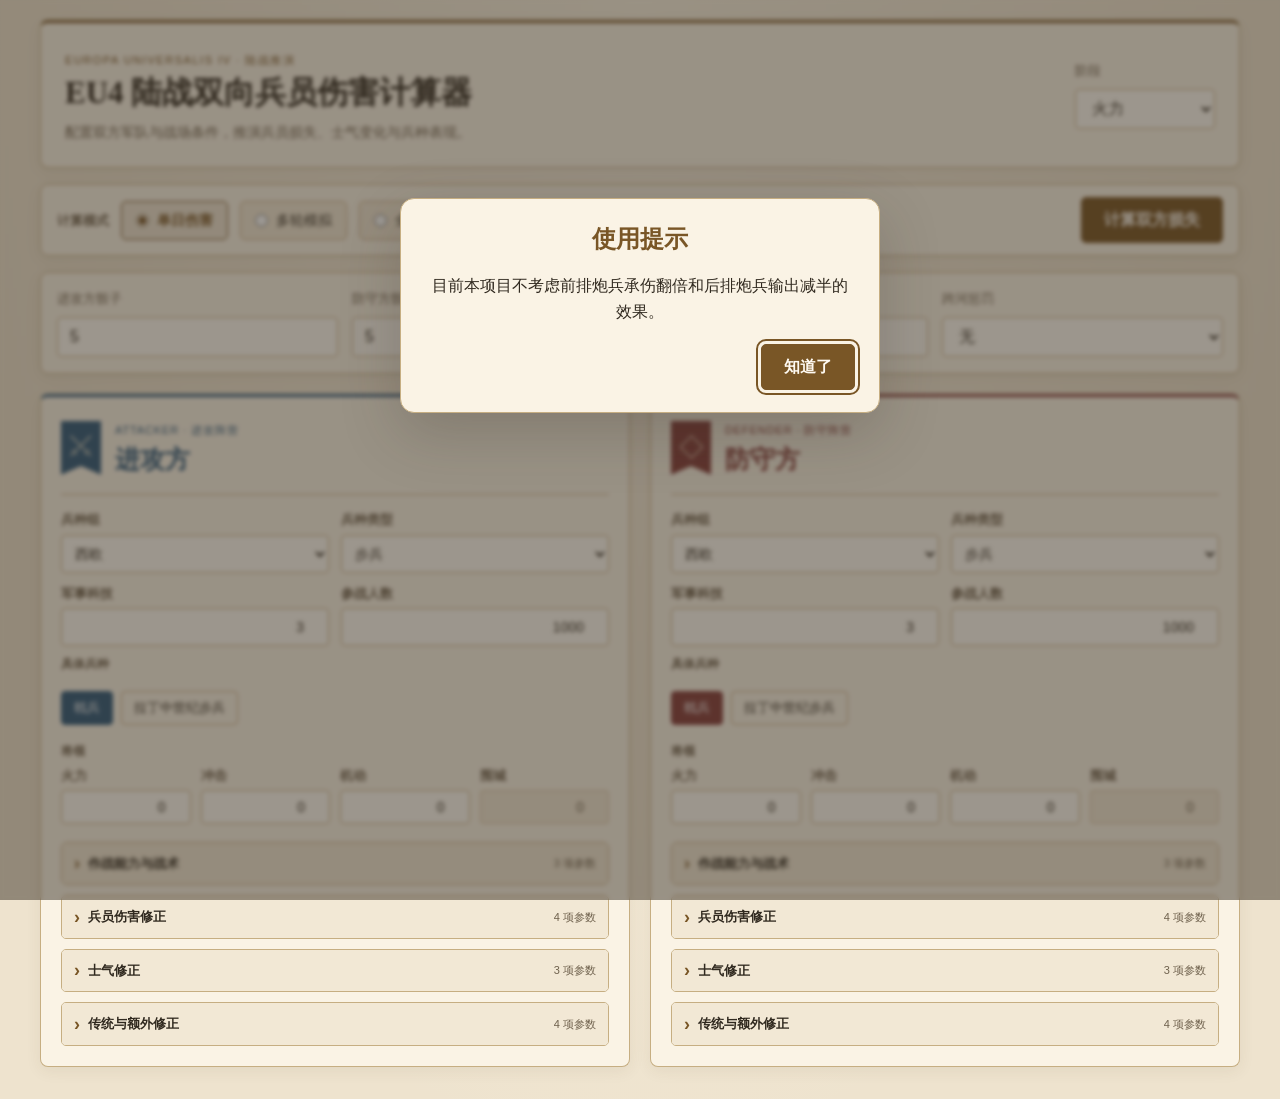
<file: index.html>
<!doctype html>
<html lang="zh-CN">
<head>
  <meta charset="utf-8">
  <meta name="viewport" content="width=device-width, initial-scale=1">
  <title>EU4 陆战双向兵员伤害计算器</title>
  <link rel="stylesheet" href="./styles/base.css">
  <link rel="stylesheet" href="./styles/layout.css">
  <link rel="stylesheet" href="./styles/components.css">
  <link rel="stylesheet" href="./styles/single.css">
  <link rel="stylesheet" href="./styles/simulation.css">
  <link rel="stylesheet" href="./styles/ranking.css">
  <link rel="stylesheet" href="./styles/parchment.css">
  <link rel="stylesheet" href="./styles/report.css">
</head>
<body>
  <div class="app-shell">
    <section class="result-topbar results-only">
      <div><span class="report-kicker">EUROPA UNIVERSALIS IV · 战报</span><h1 id="result-title">陆战战报</h1></div>
      <button id="back-button" class="back-button secondary" style="display:none" type="button">返回修改配置</button>
    </section>

    <header class="topbar settings-only">
      <div>
        <span class="report-kicker">EUROPA UNIVERSALIS IV · 陆战推演</span>
        <h1>EU4 陆战双向兵员伤害计算器</h1>
        <p>配置双方军队与战场条件，推演兵员损失、士气变化与兵种表现。</p>
      </div>
      <div class="phase-box">
        <label class="field compact">
          <span>阶段</span>
          <select id="phase"></select>
        </label>
      </div>
    </header>

    <section class="mode-strip settings-only">
      <span class="mode-label">计算模式</span>
      <label class="radio-pill">
        <input type="radio" name="calc-mode" id="mode-single" value="single" checked>
        <span>单日伤害</span>
      </label>
      <label class="radio-pill">
        <input type="radio" name="calc-mode" id="mode-sim" value="simulation">
        <span>多轮模拟</span>
      </label>
      <label class="radio-pill">
        <input type="radio" name="calc-mode" id="mode-ranking" value="ranking">
        <span>全兵种排行</span>
      </label>
      <button id="calculate" class="mode-calculate">计算双方损失</button>
    </section>

    <section class="shared-strip settings-only" id="single-strip">
      <label class="field">
        <span>进攻方骰子</span>
        <input id="attacker-dice" type="number" min="0" max="9" step="1" value="5">
      </label>
      <label class="field">
        <span>防守方骰子</span>
        <input id="defender-dice" type="number" min="0" max="9" step="1" value="5">
      </label>
      <label class="field">
        <span>进攻地形惩罚</span>
        <input id="terrain-penalty" type="number" min="0" step="1" value="0">
      </label>
      <label class="field">
        <span>跨河惩罚</span>
        <select id="river-crossing">
          <option value="0">无</option>
          <option value="1">有（-1 攻击骰）</option>
        </select>
      </label>
    </section>

    <section class="shared-strip settings-only" id="sim-strip" style="display:none">
      <label class="field">
        <span>轮次数</span>
        <input id="sim-rounds" type="number" min="1" max="20" step="1" value="5">
      </label>
      <label class="field">
        <span>进攻地形惩罚</span>
        <input id="sim-terrain-penalty" type="number" min="0" step="1" value="0">
      </label>
      <label class="field">
        <span>跨河惩罚</span>
        <select id="sim-river-crossing">
          <option value="0">无</option>
          <option value="1">有（-1 攻击骰）</option>
        </select>
      </label>
      <label class="field">
        <span>骰子方式</span>
        <select id="sim-dice-mode">
          <option value="random">全部随机</option>
          <option value="manual">手动输入</option>
          <option value="fixed" selected>固定骰子</option>
        </select>
      </label>
      <label class="field" id="sim-dice-fixed-field" style="display:none">
        <span>固定骰子值（0-9）</span>
        <input id="sim-dice-fixed-value" type="number" min="0" max="9" step="1" value="5">
      </label>
    </section>

    <section class="shared-strip settings-only" id="sim-dice-strip" style="display:none">
      <label class="field">
        <span>攻方火力骰子序列（逗号分隔）</span>
        <input id="sim-dice-fire-att" type="text" placeholder="5,3,7,4,6">
      </label>
      <label class="field">
        <span>守方火力骰子序列（逗号分隔）</span>
        <input id="sim-dice-fire-def" type="text" placeholder="2,8,1,5,9">
      </label>
      <label class="field">
        <span>攻方冲击骰子序列（逗号分隔）</span>
        <input id="sim-dice-shock-att" type="text" placeholder="4,6,2,8,3">
      </label>
      <label class="field">
        <span>守方冲击骰子序列（逗号分隔）</span>
        <input id="sim-dice-shock-def" type="text" placeholder="1,9,5,3,7">
      </label>
    </section>

    <section class="side-card template-card settings-only" id="template-card" style="display:none">
      <div class="side-head">
        <h2>模板</h2>
        <p>全兵种排行只使用这一套模板参数，不再区分进攻方和防守方。</p>
      </div>
      <div id="template-fields"></div>
    </section>

    <main class="battle-grid settings-only">
      <section class="side-card attacker" id="attacker-card">
        <div class="side-head">
          <span class="army-banner" aria-hidden="true">⚔</span>
          <div><span class="army-caption">ATTACKER · 进攻阵营</span><h2>进攻方</h2></div>
        </div>
        <div id="attacker-fields"></div>
      </section>

      <section class="side-card defender" id="defender-card">
        <div class="side-head">
          <span class="army-banner" aria-hidden="true">◇</span>
          <div><span class="army-caption">DEFENDER · 防守阵营</span><h2>防守方</h2></div>
        </div>
        <div id="defender-fields"></div>
      </section>
    </main>

    <p id="single-summary" class="single-context results-only" style="display:none"></p>
    <section class="results-grid results-only" aria-label="单日损失总览">
      <article class="result-card">
        <span class="result-label">进攻方兵员损失</span>
        <strong id="attacker-loss">0.00</strong>
      </article>
      <article class="result-card">
        <span class="result-label">防守方兵员损失</span>
        <strong id="defender-loss">0.00</strong>
      </article>
      <article class="result-card">
        <span class="result-label">进攻方士气损失</span>
        <strong id="attacker-morale-loss">0.00</strong>
      </article>
      <article class="result-card">
        <span class="result-label">防守方士气损失</span>
        <strong id="defender-morale-loss">0.00</strong>
      </article>
    </section>

    <section class="sim-results results-only" id="sim-results" style="display:none">
      <div class="details-head">
        <h3>模拟结果</h3>
      </div>
      <div class="sim-summary" id="sim-summary"></div>
      <p class="morale-explanation">剩余士气同时列出「游戏显示」与「内部实际」：游戏显示用于对照战斗提示框；内部实际保留三位小数，用于后续扣减、士气百分比和胜负判定。多团暂仅提供模型内部总士气。</p>
      <section class="battle-replay" aria-labelledby="replay-heading">
        <div class="report-section-head"><h3 id="replay-heading">战况回放</h3><output id="replay-day" aria-live="off"></output></div>
        <div id="replay-armies" class="army-report-grid"></div>
        <div class="replay-controls">
          <button id="replay-play" type="button" aria-pressed="false">播放</button>
          <button id="replay-restart" class="secondary" type="button">重播</button>
          <label class="replay-speed">播放速度 <select id="replay-speed"><option value="0.5">0.5×</option><option value="1" selected>1×</option><option value="2">2×</option><option value="4">4×</option></select></label>
          <output id="replay-status" role="status">已暂停</output>
        </div>
        <label class="replay-progress-label" for="replay-progress">定位战斗日 <span id="replay-position"></span></label>
        <input id="replay-progress" type="range" min="0" max="0" value="0" step="1" aria-label="定位战斗日">
        <div class="report-section-head trend-heading"><h3>战况趋势</h3><div class="trend-switch" role="group" aria-label="趋势指标"><button id="trend-strength" class="secondary" type="button" aria-pressed="true">兵力</button><button id="trend-morale" class="secondary" type="button" aria-pressed="false">士气</button></div></div>
        <div class="trend-legend"><span class="attacker-legend">进攻方 · 实线</span><span class="defender-legend">防守方 · 虚线</span></div>
        <div id="battle-trend" tabindex="0" role="group" aria-label="每日趋势图，左右方向键选择日期，Home 和 End 定位首尾"></div>
        <output id="trend-readout" class="trend-readout" aria-live="off"></output>
        <p class="report-hint">悬停查看每日数值，点击曲线或拖动进度定位；可用方向键逐日查看。淡色曲线为尚未播放的战况。</p>
      </section>
      <details class="daily-log round-log">
        <summary class="daily-log-summary">每轮结算明细</summary>
      <div class="sim-table-wrap">
        <table class="sim-table" id="sim-table">
          <thead>
            <tr>
              <th>轮次</th>
              <th>火力骰</th>
              <th>冲击骰</th>
              <th>攻方<br>火力兵损</th>
              <th>守方<br>火力兵损</th>
              <th>攻方<br>冲击兵损</th>
              <th>守方<br>冲击兵损</th>
              <th>攻方<br>轮次兵损</th>
              <th>守方<br>轮次兵损</th>
              <th>攻方<br>士气损失</th>
              <th>守方<br>士气损失</th>
              <th>攻方<br>剩余兵力</th>
              <th>守方<br>剩余兵力</th>
              <th>攻方<br>当前士气</th>
              <th>守方<br>当前士气</th>
              <th>攻方<br>溃败团</th>
              <th>守方<br>溃败团</th>
            </tr>
          </thead>
          <tbody id="sim-tbody"></tbody>
        </table>
      </div>
      </details>
      <details class="daily-log" id="daily-log" style="margin-top:12px;">
        <summary class="daily-log-summary">每日损伤日志</summary>
        <div class="sim-table-wrap">
          <table class="sim-table" id="daily-log-table">
            <thead>
              <tr>
                <th>天数</th>
                <th>阶段</th>
                <th>骰子</th>
                <th>攻方<br>兵员伤害</th>
                <th>守方<br>兵员伤害</th>
                <th>攻方<br>兵员损失</th>
                <th>守方<br>兵员损失</th>
                <th>攻方<br>剩余兵力</th>
                <th>守方<br>剩余兵力</th>
                <th>攻方<br>士气损失</th>
                <th>守方<br>士气损失</th>
                <th>攻方<br>当前士气</th>
                <th>守方<br>当前士气</th>
                <th>攻方<br>溃败团</th>
                <th>守方<br>溃败团</th>
              </tr>
            </thead>
            <tbody id="daily-log-tbody"></tbody>
          </table>
        </div>
      </details>
    </section>

    <section class="sim-results results-only" id="ranking-results" style="display:none">
      <div class="details-head">
        <h3>全兵种排行</h3>
        <p>使用当前模板作为统一参数，当前科技下所有可用兵种两两配对，攻守互换各打一场，仅以士气归零判负。</p>
      </div>
      <div class="ranking-actions">
        <button id="download-ranking-log" class="secondary" disabled>下载配对日志</button>
        <button id="cross-tech-ranking-btn" class="secondary">遍历科技排行</button>
      </div>
      <div class="sim-summary sim-summary--row" id="ranking-summary"></div>
      <section class="ranking-comparison" aria-labelledby="ranking-comparison-title"><div class="report-section-head"><h3 id="ranking-comparison-title">兵种积分对比</h3><label class="ranking-select-label">选中兵种 <select id="ranking-unit-select"></select></label></div><div id="ranking-podium" class="ranking-podium"></div><div id="ranking-score-chart"></div><output id="ranking-selection" class="report-hint" aria-live="polite"></output></section>
      <div class="sim-table-wrap">
        <table class="sim-table">
          <thead>
            <tr>
              <th>排名</th>
              <th class="text-left">兵种类型</th>
              <th class="text-left">兵种组</th>
              <th class="text-left">具体兵种</th>
              <th>积分</th>
              <th>胜</th>
              <th>平</th>
              <th>负</th>
              <th>造成兵损</th>
              <th>承受兵损</th>
              <th>造成士气损</th>
              <th>承受士气损</th>
            </tr>
          </thead>
          <tbody id="ranking-tbody"></tbody>
        </table>
      </div>
    </section>

    <details class="details results-only" id="ranking-log-section" style="display:none">
      <summary class="daily-log-summary">配对日志预览</summary>
      <p>这里展示前若干行，完整日志请点击“下载配对日志”。</p>
      <pre id="ranking-log-output"></pre>
    </details>

    <section class="sim-results results-only" id="cross-tech-section" style="display:none">
      <div class="details-head">
        <h3>全科技排行总览</h3>
        <span class="cross-tech-template-anchor">
          <button id="show-cross-tech-template" class="cross-tech-meta-link" type="button" disabled>查看模板参数</button>
          <div class="cross-tech-template-card" id="cross-tech-template-card" style="display:none;">
            <div class="cross-tech-template-grid" id="cross-tech-template-grid"></div>
          </div>
        </span>
      </div>
      <div class="cross-tech-head-row">
        <p>这里先显示逐科技兵种组排名表；兵种组成长图收在下方折叠区里，需要时再展开查看。</p>
        <button id="toggle-cross-tech-charts" class="secondary" type="button" disabled>展开兵种组成长图</button>
      </div>
      <div class="cross-tech-table-toolbar">
        <div class="cross-tech-toolbar-left">
          <div class="cross-tech-table-legend" id="cross-tech-table-legend">
            <span class="cross-tech-table-legend-item"><span class="cross-tech-table-legend-swatch infantry"></span>步兵</span>
            <span class="cross-tech-table-legend-item"><span class="cross-tech-table-legend-swatch cavalry"></span>骑兵</span>
            <span class="cross-tech-table-legend-item"><span class="cross-tech-table-legend-swatch artillery"></span>炮兵</span>
            <span class="cross-tech-table-meta" id="cross-tech-tech-range"></span>
          </div>
          <span class="cross-tech-filter-group">
            兵种类型
            <span class="cross-tech-filter-dropdown" id="cross-tech-filter-type">
              <button type="button" class="cross-tech-filter-arrow-btn" id="cross-tech-filter-type-btn">▼</button>
              <div class="cross-tech-filter-menu" id="cross-tech-filter-type-menu" style="display:none;"></div>
            </span>
          </span>
          <span class="cross-tech-filter-group">
            兵种组
            <span class="cross-tech-filter-dropdown" id="cross-tech-filter-group">
              <button type="button" class="cross-tech-filter-arrow-btn" id="cross-tech-filter-group-btn">▼</button>
              <div class="cross-tech-filter-menu" id="cross-tech-filter-group-menu" style="display:none;"></div>
            </span>
          </span>
          <button id="cross-tech-clear-filter" class="cross-tech-meta-link" type="button" style="display:none;">清除筛选</button>
        </div>
        <button id="toggle-cross-tech-table-mode" class="secondary cross-tech-switch-btn" type="button" disabled>⇄ 转换成兵种显示</button>
      </div>
      <div class="sim-table-wrap">
        <table class="sim-table cross-tech-ranking-table" id="cross-tech-table">
          <thead id="cross-tech-thead"></thead>
          <tbody id="cross-tech-tbody"></tbody>
        </table>
      </div>
      <div class="cross-tech-charts-panel" id="cross-tech-charts-panel" style="display:none;">
        <div class="daily-log" style="margin-top:12px;">
        <div class="cross-tech-charts">
          <section class="cross-tech-chart-card">
            <div class="details-head">
              <h4>步兵组最佳排名</h4>
              <p>每条线表示该兵种组在对应科技下，任一可用步兵能打到的最高名次。炮兵会同时出现在两张图里。排名越小越强。</p>
            </div>
            <div id="cross-tech-infantry-chart"></div>
          </section>
          <section class="cross-tech-chart-card">
            <div class="details-head">
              <h4>骑兵组最佳排名</h4>
              <p>每条线表示该兵种组在对应科技下，任一可用骑兵能打到的最高名次。炮兵会同时出现在两张图里。排名越小越强。</p>
            </div>
            <div id="cross-tech-cavalry-chart"></div>
          </section>
          <section class="cross-tech-chart-card">
            <div class="details-head">
              <h4>纯步兵最佳排名</h4>
              <p>只统计步兵兵种组，不混入通用炮兵。排名越小越强。</p>
            </div>
            <div id="cross-tech-infantry-only-chart"></div>
          </section>
          <section class="cross-tech-chart-card">
            <div class="details-head">
              <h4>纯骑兵最佳排名</h4>
              <p>只统计骑兵兵种组，不混入通用炮兵。排名越小越强。</p>
            </div>
            <div id="cross-tech-cavalry-only-chart"></div>
          </section>
        </div>
        </div>
      </div>
      <button id="download-cross-tech" class="secondary" style="margin-top:12px;" disabled>下载 CSV</button>
    </section>

    <details class="details results-only" id="details-section">
      <summary class="daily-log-summary">结算详情与计算过程</summary>
      <p>这里会拆开显示双方的兵种点数、科技修正和战术值。</p>
      <pre id="details-output"></pre>
    </details>
  </div>

  <div class="chart-lightbox" id="chart-lightbox" style="display:none;" aria-hidden="true">
    <div class="chart-lightbox-backdrop" id="chart-lightbox-backdrop"></div>
    <div class="chart-lightbox-dialog" role="dialog" aria-modal="true" aria-labelledby="chart-lightbox-title">
      <div class="chart-lightbox-head">
        <h3 id="chart-lightbox-title">图表放大预览</h3>
        <button id="chart-lightbox-close" class="secondary" type="button">关闭</button>
      </div>
      <div class="chart-lightbox-body" id="chart-lightbox-body"></div>
    </div>
  </div>


  <div class="confirm-dialog" id="cross-tech-confirm-dialog" style="display:none;" aria-hidden="true">
    <div class="confirm-dialog-backdrop" id="cross-tech-confirm-backdrop"></div>
    <div class="confirm-dialog-panel" role="dialog" aria-modal="true" aria-labelledby="cross-tech-confirm-title">
      <h3 id="cross-tech-confirm-title">遍历科技排行</h3>
      <p id="cross-tech-confirm-text">这个计算可能需要一些时间。3 秒后将自动开始，你也可以立即开始或取消。</p>
      <div class="confirm-progress" id="cross-tech-confirm-progress" style="display:none;">
        <div class="confirm-progress-bar">
          <div class="confirm-progress-fill" id="cross-tech-confirm-progress-fill"></div>
        </div>
        <div class="confirm-progress-meta">
          <span id="cross-tech-confirm-progress-label">正在准备…</span>
          <span id="cross-tech-confirm-progress-percent">0%</span>
        </div>
      </div>
      <div class="confirm-dialog-actions">
        <button id="cross-tech-confirm-start" type="button">立即开始</button>
        <button id="cross-tech-confirm-cancel" class="secondary" type="button">取消</button>
      </div>
    </div>
  </div>

  <div class="confirm-dialog" id="error-dialog" style="display:none;" aria-hidden="true">
    <div class="confirm-dialog-backdrop" id="error-dialog-backdrop"></div>
    <div class="confirm-dialog-panel error-dialog-panel" role="alertdialog" aria-modal="true" aria-labelledby="error-dialog-title" aria-describedby="error-dialog-message">
      <h3 id="error-dialog-title">输入有误</h3>
      <p id="error-dialog-message">请检查输入内容。</p>
      <div class="confirm-dialog-actions">
        <button id="error-dialog-close" type="button">我知道了</button>
      </div>
    </div>
  </div>

  <div class="confirm-dialog" id="welcome-dialog" style="display:none;" aria-hidden="true">
    <div class="confirm-dialog-backdrop" id="welcome-dialog-backdrop"></div>
    <div class="confirm-dialog-panel welcome-dialog-panel" role="alertdialog" aria-modal="true" aria-labelledby="welcome-dialog-title" aria-describedby="welcome-dialog-message">
      <h3 id="welcome-dialog-title">使用提示</h3>
      <p id="welcome-dialog-message">目前本项目不考虑前排炮兵承伤翻倍和后排炮兵输出减半的效果。</p>
      <div class="confirm-dialog-actions">
        <button id="welcome-dialog-close" type="button">知道了</button>
      </div>
    </div>
  </div>

  <script src="./data/constants.js"></script>
  <script src="./data/units.js"></script>
  <script src="./data/translations.js"></script>
  <script src="./data/tech-stats.js"></script>
  <script src="./shared/calc-engine.js"></script>
  <script src="./shared/morale-engine.js"></script>
  <script src="./shared/ui-helpers.js"></script>
  <script src="./shared/dialog.js"></script>
  <script src="./shared/state.js"></script>
  <script src="./shared/battle-sim.js"></script>
  <script src="./single/logic.js"></script>
  <script src="./single/view.js"></script>
  <script src="./simulation/report.js"></script>
  <script src="./simulation/logic.js"></script>
  <script src="./simulation/view.js"></script>
  <script src="./ranking/logic.js"></script>
  <script src="./ranking/view.js"></script>
  <script src="./ranking/cross-tech-logic.js"></script>
  <script src="./ranking/charts-view.js"></script>
  <script src="./ranking/cross-tech-view.js"></script>
  <script src="./ranking/cross-tech-filter.js"></script>
  <script src="./main.js"></script>
</body>
</html>
</file>
<file: styles/base.css>
:root {
  --bg: #eee3ce;
  --panel: #faf3e5;
  --panel-soft: #f2e8d5;
  --surface: var(--panel);
  --border: #c6ae82;
  --text: #30291f;
  --muted: #6e604c;
  --accent: #795626;
  --accent-soft: rgba(121, 86, 38, 0.10);
  --attack: #315b7c;
  --attack-soft: #e7edf0;
  --defend: #873f3d;
  --defend-soft: #f2e6df;
  --danger: #933d32;
  --success: #496448;
  --shadow: 0 4px 16px rgba(77, 56, 28, 0.07);
  --code-bg: #f2e8d5;
  --chart-bg: #fbf6eb;
  --chart-grid: #dac9aa;
  --chart-axis: #998463;
  --radius: 8px;
  --font: "Segoe UI", "Microsoft YaHei UI", sans-serif;
  --heading-font: "Noto Serif SC", "Source Han Serif SC", "SimSun", serif;
}

* {
  box-sizing: border-box;
}

body {
  margin: 0;
  font-family: var(--font);
  background:
    radial-gradient(ellipse at top, #faf2e1, transparent 75%),
    var(--bg);
  color: var(--text);
}

body.result-view .settings-only {
  display: none !important;
}

body.settings-view .results-only {
  display: none !important;
}
</file>
<file: styles/layout.css>
.back-button {
  flex: 0 0 auto;
}

.app-shell {
  width: min(1160px, calc(100vw - 40px));
  margin: 20px auto 32px;
}

.result-topbar {
  display: flex;
  align-items: center;
  justify-content: space-between;
  gap: 16px;
  margin-bottom: 16px;
  padding: 24px;
  background: linear-gradient(180deg, rgba(255,255,255,0.92), rgba(247,249,252,0.92)), var(--panel);
  border: 1px solid var(--border);
  border-radius: var(--radius);
  box-shadow: var(--shadow);
}

.result-topbar h1 {
  margin: 0;
  font-size: clamp(24px, 3.1vw, 34px);
  line-height: 1.15;
}

.topbar,
.shared-strip,
.side-card,
.details,
.result-card {
  background: linear-gradient(180deg, rgba(255,255,255,0.92), rgba(247,249,252,0.92)), var(--panel);
  border: 1px solid var(--border);
  border-radius: var(--radius);
  box-shadow: var(--shadow);
}

.topbar {
  display: flex;
  justify-content: space-between;
  gap: 24px;
  padding: 24px;
}

.topbar h1,
.details h3,
.side-head h2 {
  margin: 0;
  letter-spacing: 0;
}

.side-head h2 {
  font-size: clamp(22px, 2.4vw, 28px);
}

.topbar p,
.details p,
.side-head p {
  margin: 8px 0 0;
  color: var(--muted);
  line-height: 1.5;
}

.phase-box {
  display: flex;
  align-items: center;
  gap: 14px;
  flex-wrap: wrap;
}

.mode-strip {
  display: flex;
  align-items: center;
  gap: 16px;
  padding: 12px 16px;
  margin-top: 16px;
  background: linear-gradient(180deg, rgba(255,255,255,0.92), rgba(247,249,252,0.92)), var(--panel);
  border: 1px solid var(--border);
  border-radius: var(--radius);
  box-shadow: var(--shadow);
}

.mode-label {
  color: var(--muted);
  font-size: 13px;
  font-weight: 600;
}

.mode-calculate {
  margin-left: auto;
}

.shared-strip {
  display: grid;
  grid-template-columns: repeat(auto-fit, minmax(160px, 1fr));
  gap: 14px;
  padding: 16px;
  margin-top: 16px;
}

.battle-grid {
  display: grid;
  grid-template-columns: repeat(2, minmax(0, 1fr));
  gap: 20px;
  margin-top: 20px;
}

.side-card {
  padding: 16px 12px;
}

.side-card.attacker {
  border-color: rgba(35, 89, 209, 0.28);
}

.side-card.defender {
  border-color: rgba(23, 122, 87, 0.26);
}

.template-card {
  margin-top: 20px;
  border-color: rgba(169, 107, 17, 0.28);
}

#template-fields {
  display: grid;
  grid-template-columns: repeat(auto-fit, minmax(250px, 1fr));
  align-items: stretch;
  gap: 12px;
}

.template-section {
  min-width: 0;
  margin: 0;
  padding: 12px;
  border: 1px solid rgba(169, 107, 17, 0.16);
  border-radius: var(--radius);
  background: linear-gradient(180deg, rgba(255,255,255,0.76), rgba(242,245,249,0.86));
}

.template-section-header {
  font-size: 14px;
  font-weight: 700;
  color: var(--text);
  margin-bottom: 8px;
}

.template-parameter-grid {
  display: grid;
  grid-template-columns: 1fr;
  align-items: stretch;
  gap: 4px;
}

.side-head {
  margin-bottom: 16px;
}

.results-grid {
  display: grid;
  grid-template-columns: repeat(2, minmax(0, 1fr));
  gap: 16px;
}

.details {
  margin-top: 18px;
  padding: 18px;
}

.details-head {
  margin-bottom: 14px;
}

.actions {
  display: flex;
  justify-content: center;
  gap: 12px;
  flex-wrap: wrap;
  margin: 22px 0 18px;
}

@media (max-width: 980px) {
  .battle-grid,
  .results-grid,
  .shared-strip {
    grid-template-columns: 1fr;
  }

  .topbar {
    flex-direction: column;
  }

  .result-topbar {
    flex-direction: column;
    align-items: flex-start;
  }

  .back-button {
    align-self: flex-end;
  }

  .panel-grid {
    grid-template-columns: 1fr;
  }

  #template-fields {
    grid-template-columns: 1fr;
  }
}
</file>
<file: styles/components.css>
.radio-pill {
  display: flex;
  align-items: center;
  gap: 8px;
  padding: 6px 16px;
  border: 1px solid var(--border);
  border-radius: 20px;
  background: var(--panel-soft);
  cursor: pointer;
  font-size: 14px;
  transition: border-color 0.2s, background 0.2s;
}

.radio-pill:has(input:checked) {
  border-color: var(--accent);
  background: var(--accent-soft);
  color: var(--accent);
}

.radio-pill input {
  accent-color: var(--accent);
  margin: 0;
}

.radio-pill:hover {
  border-color: var(--accent);
}

.battle-field.template-battle-field {
  display: grid;
  justify-self: stretch;
  min-width: 0;
  width: 100%;
  grid-template-columns: minmax(0, 1fr) 82px;
  gap: 10px;
}

.battle-field.template-battle-field span {
  text-align: left;
  white-space: normal;
}

.battle-field-grid {
  display: grid;
  align-items: center;
  justify-items: start;
  gap: 16px 20px;
}

.battle-selector-strip {
  display: flex;
  flex-direction: column;
  align-items: flex-start;
  gap: 14px;
  margin-bottom: 14px;
}

.battle-leader-section {
  display: flex;
  align-items: center;
  gap: 18px;
  margin-bottom: 14px;
  width: min(100%, calc(50% + 313px));
}

.battle-leader-title {
  flex: 0 0 auto;
  color: var(--muted);
  font-size: 14px;
  font-weight: 700;
  line-height: 1.35;
}

.battle-field-grid-leaders {
  flex: 1 1 auto;
  grid-template-columns: repeat(4, max-content);
  justify-content: space-between;
}

.battle-field-grid-selectors {
  width: min(100%, calc(50% + 249px));
  grid-template-columns: repeat(3, max-content);
  justify-content: space-between;
  margin-bottom: 0;
}

.battle-field-grid-stats {
  grid-template-columns: repeat(2, minmax(0, 1fr));
  align-items: start;
}

.battle-field-grid-stats .battle-field {
  grid-template-columns: 150px 82px;
}

.battle-field-grid-stats .battle-field span {
  text-align: right;
}

.battle-field {
  min-width: 0;
  width: fit-content;
  max-width: 100%;
  display: inline-grid;
  grid-template-columns: max-content 82px;
  align-items: center;
  gap: 8px;
}

.battle-field-grid-selectors .battle-field {
  grid-template-columns: max-content 96px;
}

.battle-field-grid-leaders .battle-field {
  grid-template-columns: max-content 72px;
}

.battle-field-grid-selectors .battle-field:has(input) {
  grid-template-columns: max-content 72px;
}

.battle-field span {
  min-width: 0;
  color: var(--muted);
  font-size: 14px;
  font-weight: 600;
  line-height: 1.35;
  white-space: nowrap;
}

.battle-field input,
.battle-field select {
  width: 100%;
  max-width: 100%;
  min-width: 0;
  height: 34px;
  border: 1px solid rgba(113, 130, 162, 0.28);
  border-radius: 8px;
  background: linear-gradient(180deg, rgba(255,255,255,0.98), rgba(244,247,251,0.98));
  color: var(--text);
  padding: 0 9px;
  font: inherit;
  font-size: 14px;
  box-shadow: inset 0 1px 0 rgba(255,255,255,0.72);
}

.battle-field input {
  text-align: right;
}

.battle-field input.locked-control {
  color: var(--muted);
  cursor: not-allowed;
  background: linear-gradient(180deg, rgba(247,248,251,0.98), rgba(235,239,246,0.98));
}

.battle-field input:focus,
.battle-field select:focus {
  outline: none;
  border-color: var(--accent);
  box-shadow: 0 0 0 3px var(--accent-soft);
}

.battle-unit-row {
  display: flex;
  flex: 1 1 auto;
  flex-wrap: wrap;
  justify-content: flex-end;
  gap: 10px 12px;
  min-width: 0;
  margin-bottom: 0;
  padding: 2px 0;
}

.side-card:not(.template-card) .side-head {
  display: flex;
  align-items: flex-start;
  justify-content: space-between;
  gap: 16px;
}

.side-card:not(.template-card) .side-head h2 {
  flex: 0 0 auto;
}

.battle-unit-row-head {
  align-self: center;
  padding: 0;
}

.unit-btn {
  flex: 0 0 auto;
  height: 34px;
  padding: 0 16px;
  border: 1px solid var(--border);
  border-radius: 20px;
  background: var(--panel);
  color: var(--text);
  font: inherit;
  font-size: 13px;
  cursor: pointer;
  white-space: nowrap;
  transition: border-color 0.15s, background 0.15s, color 0.15s;
  line-height: 1;
}

.unit-btn:hover {
  border-color: var(--accent);
  background: var(--accent-soft);
}

.unit-btn.selected {
  border-color: var(--accent);
  background: var(--accent);
  color: #fff;
}

.panel-grid {
  display: grid;
  grid-template-columns: repeat(2, minmax(0, 1fr));
  gap: 14px 16px;
}

.field {
  display: flex;
  flex-direction: column;
  gap: 8px;
}

.field span {
  color: var(--muted);
  font-size: 13px;
}

.field input,
.field select {
  width: 100%;
  height: 40px;
  border: 1px solid var(--border);
  border-radius: 6px;
  background: var(--panel-soft);
  color: var(--text);
  padding: 0 12px;
  font: inherit;
}

.field input:focus,
.field select:focus {
  outline: none;
  border-color: var(--accent);
  box-shadow: 0 0 0 3px var(--accent-soft);
}

.field.compact {
  min-width: 140px;
}

#sim-dice-fixed-field {
  min-width: 180px;
}

.check {
  display: flex;
  align-items: center;
  gap: 10px;
  color: var(--muted);
  font-size: 14px;
}

.check input {
  width: 18px;
  height: 18px;
}

button {
  height: 46px;
  border: 0;
  border-radius: 8px;
  padding: 0 22px;
  background: linear-gradient(135deg, var(--accent), #d48d27);
  color: #fffaf2;
  font: inherit;
  font-weight: 700;
  cursor: pointer;
}

button:hover {
  filter: brightness(1.03);
}

button.secondary {
  background: var(--panel-soft);
  color: var(--text);
  border: 1px solid var(--border);
}

button.secondary:hover:not(:disabled) {
  filter: none;
  border-color: var(--accent);
}

button:disabled {
  opacity: 0.55;
  cursor: not-allowed;
  filter: none;
}

.result-card {
  padding: 18px 20px;
}

.result-label {
  display: block;
  color: var(--muted);
  font-size: 13px;
  margin-bottom: 8px;
}

.result-card strong {
  font-size: 32px;
  font-weight: 800;
}

#details-output {
  margin: 0;
  min-height: 260px;
  padding: 16px;
  border-radius: 6px;
  border: 1px solid var(--border);
  background: var(--code-bg);
  color: #1f2937;
  white-space: pre-wrap;
  word-break: break-word;
  font-family: "Consolas", "SFMono-Regular", monospace;
  line-height: 1.5;
}

.chart-lightbox {
  position: fixed;
  inset: 0;
  z-index: 1200;
}

.chart-lightbox-backdrop {
  position: absolute;
  inset: 0;
  background: rgba(17, 24, 39, 0.52);
  backdrop-filter: blur(3px);
}

.chart-lightbox-dialog {
  position: relative;
  width: min(1400px, calc(100vw - 40px));
  max-height: calc(100vh - 40px);
  margin: 20px auto;
  border: 1px solid var(--border);
  border-radius: 14px;
  background: var(--panel);
  box-shadow: 0 28px 64px rgba(17, 24, 39, 0.22);
  overflow: hidden;
}

.chart-lightbox-head {
  display: flex;
  align-items: center;
  justify-content: space-between;
  gap: 16px;
  padding: 16px 18px;
  border-bottom: 1px solid var(--border);
  background: linear-gradient(180deg, rgba(255,255,255,0.96), rgba(247,249,252,0.96)), var(--panel);
}

.chart-lightbox-head h3 {
  margin: 0;
  font-size: 18px;
}

.chart-lightbox-body {
  max-height: calc(100vh - 114px);
  overflow: auto;
  padding: 18px;
  background: var(--bg);
}

.confirm-dialog {
  position: fixed;
  inset: 0;
  z-index: 1300;
}

.confirm-dialog-backdrop {
  position: absolute;
  inset: 0;
  background: rgba(17, 24, 39, 0.42);
  backdrop-filter: blur(2px);
}

.confirm-dialog-panel {
  position: relative;
  width: min(520px, calc(100vw - 32px));
  margin: 18vh auto 0;
  padding: 22px 24px;
  border: 1px solid var(--border);
  border-radius: 14px;
  background: linear-gradient(180deg, rgba(255,255,255,0.98), rgba(247,249,252,0.98)), var(--panel);
  box-shadow: 0 28px 64px rgba(17, 24, 39, 0.22);
}

.confirm-dialog-panel h3 {
  margin: 0;
  font-size: 22px;
}

.confirm-dialog-panel p {
  margin: 12px 0 0;
  color: var(--muted);
  line-height: 1.6;
}

.error-dialog-panel {
  width: min(460px, calc(100vw - 32px));
  border-color: rgba(198, 59, 59, 0.22);
}

.welcome-dialog-panel {
  width: min(480px, calc(100vw - 32px));
  margin-top: 22vh;
  border-color: rgba(59, 130, 246, 0.35);
  box-shadow: 0 28px 64px rgba(17, 24, 39, 0.25), 0 0 0 1px rgba(59, 130, 246, 0.12);
  text-align: center;
}

.welcome-dialog-panel h3 {
  font-size: 24px;
  color: var(--primary, #2563eb);
}

.welcome-dialog-panel p {
  font-size: 16px;
  color: var(--text);
  margin: 16px 0 0;
}

.error-dialog-panel h3 {
  color: #9f2626;
}

.error-dialog-panel p {
  color: var(--text);
}

.confirm-progress {
  margin-top: 18px;
}

.confirm-progress-bar {
  height: 12px;
  overflow: hidden;
  border-radius: 999px;
  background: rgba(35, 89, 209, 0.10);
  border: 1px solid rgba(35, 89, 209, 0.12);
}

.confirm-progress-fill {
  width: 0;
  height: 100%;
  border-radius: inherit;
  background: linear-gradient(90deg, #2359d1, #3b82f6 55%, #6aa7ff);
  transition: width 0.24s ease;
}

.confirm-progress-meta {
  display: flex;
  align-items: center;
  justify-content: space-between;
  gap: 12px;
  margin-top: 10px;
  color: var(--muted);
  font-size: 13px;
}

.confirm-dialog-actions {
  display: flex;
  justify-content: flex-end;
  gap: 12px;
  margin-top: 20px;
}

@media (max-width: 980px) {
  .battle-selector-strip {
    flex-direction: column;
    align-items: stretch;
  }

  .battle-leader-section {
    flex-direction: column;
    align-items: stretch;
    gap: 10px;
  }

  .side-card:not(.template-card) .side-head {
    flex-direction: column;
    align-items: stretch;
  }

  .battle-field-grid-leaders,
  .battle-field-grid-selectors,
  .battle-field-grid-stats {
    grid-template-columns: 1fr;
  }

  .template-parameter-grid {
    grid-template-columns: 1fr;
  }

  .battle-field.template-battle-field {
    grid-template-columns: minmax(0, 1fr) 82px;
  }

  .battle-field {
    grid-template-columns: max-content 82px;
  }

  .battle-field-grid-stats .battle-field {
    grid-template-columns: minmax(112px, max-content) 82px;
  }

  .battle-field-grid-selectors .battle-field {
    grid-template-columns: max-content 96px;
  }

  .battle-field-grid-leaders .battle-field {
    grid-template-columns: max-content 72px;
  }

  .battle-field-grid-selectors .battle-field:has(input) {
    grid-template-columns: max-content 72px;
  }

  .battle-unit-row {
    justify-content: flex-start;
  }

  .chart-lightbox-dialog {
    width: calc(100vw - 16px);
    max-height: calc(100vh - 16px);
    margin: 8px auto;
  }

  .chart-lightbox-head {
    padding: 12px 14px;
  }

  .chart-lightbox-body {
    max-height: calc(100vh - 88px);
    padding: 12px;
  }

  .confirm-dialog-panel {
    width: calc(100vw - 16px);
    margin-top: 14vh;
    padding: 18px;
  }

  .confirm-dialog-actions {
    flex-direction: column-reverse;
  }
}
</file>
<file: styles/single.css>
/* Single-day mode specific styles - currently shares common styles */
</file>
<file: styles/simulation.css>
.sim-results {
  margin-top: 18px;
  padding: 18px;
  background: linear-gradient(180deg, rgba(255,255,255,0.92), rgba(247,249,252,0.92)), var(--panel);
  border: 1px solid var(--border);
  border-radius: var(--radius);
  box-shadow: var(--shadow);
}

.sim-summary {
  margin-bottom: 16px;
  padding: 16px;
  border-radius: 6px;
  border: 1px solid var(--border);
  background: var(--panel-soft);
  display: grid;
  grid-template-columns: repeat(auto-fit, minmax(180px, 1fr));
  gap: 12px;
}

.sim-summary--row {
  display: flex;
  flex-wrap: wrap;
  align-items: baseline;
  gap: 8px 16px;
}

.sim-summary--row .sim-summary-item {
  flex-direction: row;
  align-items: baseline;
  gap: 4px;
}

.sim-summary--row .sim-summary-item .value {
  font-size: 14px;
}

.sim-summary-item {
  display: flex;
  flex-direction: column;
  gap: 4px;
}

.sim-summary-item .label {
  color: var(--muted);
  font-size: 12px;
}

.sim-summary-item .value {
  font-size: 20px;
  font-weight: 800;
}

.sim-summary-item .value.win {
  color: var(--defend);
}

.sim-summary-item .value.lose {
  color: var(--danger);
}

.sim-summary-item .value.draw {
  color: var(--accent);
}

.sim-table-wrap {
  overflow-x: auto;
}

.morale-values {
  display: inline-flex;
  flex-direction: column;
  gap: 4px;
  font-variant-numeric: tabular-nums;
}

.morale-values .morale-display,
.morale-values .morale-actual {
  font-size: 13px;
  font-weight: 500;
  white-space: nowrap;
}

.sim-table {
  width: 100%;
  border-collapse: collapse;
  font-size: 13px;
}

.sim-table th,
.sim-table td {
  padding: 8px 10px;
  border-bottom: 1px solid var(--border);
  text-align: right;
  white-space: nowrap;
}

.sim-table th {
  color: var(--muted);
  font-weight: 600;
  position: sticky;
  top: 0;
  background: var(--panel);
}

.sim-table td:first-child,
.sim-table th:first-child {
  text-align: center;
}

.sim-table td.text-left,
.sim-table th.text-left {
  text-align: left;
}

.sim-table tbody tr:hover {
  background: rgba(35, 89, 209, 0.05);
}

.sim-table .total-row {
  font-weight: 800;
  background: rgba(169, 107, 17, 0.08);
}

.sim-table .total-row td {
  border-top: 2px solid var(--accent);
}

.daily-log {
  background: var(--panel-soft);
  border: 1px solid var(--border);
  border-radius: var(--radius);
  padding: 12px 16px;
}

.daily-log-summary {
  cursor: pointer;
  font-weight: 700;
  font-size: 15px;
  color: var(--accent);
  padding: 4px 0;
  user-select: none;
}

.daily-log-summary:hover {
  opacity: 0.85;
}

.daily-log[open] .daily-log-summary {
  margin-bottom: 12px;
}

.ranking-actions {
  display: flex;
  justify-content: flex-end;
  gap: 12px;
  flex-wrap: wrap;
  margin-bottom: 14px;
}

#ranking-log-output {
  margin: 0;
  min-height: 220px;
  max-height: 540px;
  overflow: auto;
  padding: 16px;
  border-radius: 6px;
  border: 1px solid var(--border);
  background: var(--code-bg);
  color: #1f2937;
  white-space: pre-wrap;
  word-break: break-word;
  font-family: "Consolas", "SFMono-Regular", monospace;
  line-height: 1.5;
}
</file>
<file: styles/ranking.css>
.cross-tech-ranking-table {
  width: max-content;
  min-width: 100%;
  table-layout: auto;
}

.cross-tech-ranking-table th,
.cross-tech-ranking-table td {
  text-align: center;
  vertical-align: middle;
}

.cross-tech-ranking-table th:first-child,
.cross-tech-ranking-table td:first-child {
  width: 84px;
}

.cross-tech-ranking-table td.text-left {
  text-align: left;
  white-space: normal;
  word-break: keep-all;
  line-height: 1.25;
}

.cross-tech-cell-main {
  font-weight: 600;
}

.cross-tech-cell-sub {
  margin-top: 4px;
  color: #7b8698;
  font-size: 12px;
  line-height: 1.2;
}

.cross-tech-table-toolbar {
  display: flex;
  align-items: center;
  justify-content: space-between;
  gap: 16px;
  margin-bottom: 12px;
  flex-wrap: wrap;
}

.cross-tech-table-legend {
  display: flex;
  align-items: center;
  gap: 10px 16px;
  flex-wrap: wrap;
  color: var(--muted);
  font-size: 13px;
}

.cross-tech-table-legend-item {
  display: inline-flex;
  align-items: center;
  gap: 8px;
}

.cross-tech-table-meta,
.cross-tech-meta-link {
  color: #7b8698;
  font-size: 12px;
  line-height: 1.2;
}

.cross-tech-meta-link {
  padding: 0;
  border: 0;
  background: transparent;
  cursor: pointer;
  text-decoration: underline;
  text-underline-offset: 2px;
}

.cross-tech-meta-link:hover {
  color: #56657d;
}

.cross-tech-template-anchor {
  position: relative;
  display: inline-block;
}

.cross-tech-template-card {
  position: absolute;
  top: 50%;
  right: 100%;
  transform: translateY(-50%);
  margin-right: 8px;
  background: var(--surface, #fff);
  border: 1px solid var(--border, #ddd);
  border-radius: 8px;
  padding: 12px 16px;
  box-shadow: 0 4px 12px rgba(0,0,0,0.12);
  z-index: 100;
  white-space: nowrap;
  width: max-content;
}

.cross-tech-template-grid {
  display: grid;
  gap: 10px;
}

.cross-tech-template-section {
  display: grid;
  gap: 6px;
}

.cross-tech-template-section-title {
  color: var(--text);
  font-size: 11px;
  letter-spacing: 0.04em;
  text-transform: uppercase;
  font-weight: 600;
}

.cross-tech-template-cards {
  display: flex;
  flex-wrap: wrap;
  gap: 6px 12px;
}

.cross-tech-template-item {
  display: inline-flex;
  align-items: center;
  gap: 3px;
  padding: 0;
  line-height: 1.35;
}

.cross-tech-template-label {
  color: var(--muted);
  font-size: 13px;
  white-space: nowrap;
}

.cross-tech-template-sep {
  color: var(--muted);
  font-size: 13px;
}

.cross-tech-template-value {
  color: var(--text);
  font-size: 13px;
  font-weight: 600;
  white-space: nowrap;
}

.cross-tech-switch-btn {
  display: inline-flex;
  align-items: center;
  gap: 8px;
  white-space: nowrap;
  height: auto;
  padding: 0;
  border: 0 !important;
  background: transparent !important;
  box-shadow: none;
  color: #6b778c !important;
  font-weight: 600;
}

.cross-tech-switch-btn:hover:not(:disabled) {
  border: 0 !important;
  background: transparent !important;
  color: #4f5d75 !important;
  text-decoration: underline;
}

.cross-tech-switch-btn:disabled {
  color: #9aa5b5 !important;
  opacity: 1;
}

.cross-tech-table-legend-swatch {
  width: 12px;
  height: 12px;
  border-radius: 999px;
  border: 1px solid rgba(0, 0, 0, 0.08);
}

.cross-tech-table-legend-swatch.infantry {
  background: rgba(35, 89, 209, 0.16);
  border-color: rgba(35, 89, 209, 0.22);
}

.cross-tech-table-legend-swatch.cavalry {
  background: rgba(23, 122, 87, 0.16);
  border-color: rgba(23, 122, 87, 0.22);
}

.cross-tech-table-legend-swatch.artillery {
  background: rgba(198, 59, 59, 0.16);
  border-color: rgba(198, 59, 59, 0.22);
}

.cross-tech-cell-infantry {
  color: #214b9f;
}

.cross-tech-cell-cavalry {
  color: #166447;
}

.cross-tech-cell-artillery {
  color: #a52f2f;
}

.cross-tech-filter-group {
  display: inline-flex;
  align-items: center;
  gap: 4px;
  font-size: 13px;
  color: var(--muted);
  white-space: nowrap;
}

.cross-tech-filter-dropdown {
  position: relative;
}

.cross-tech-filter-arrow-btn {
  width: 20px;
  height: 20px;
  padding: 0;
  border: 1px solid var(--border);
  border-radius: 3px;
  background: transparent;
  font-size: 10px;
  line-height: 1;
  cursor: pointer;
  color: var(--muted);
  display: inline-flex;
  align-items: center;
  justify-content: center;
}

.cross-tech-filter-arrow-btn:hover {
  border-color: #94a3b8;
  color: var(--text);
}

.cross-tech-filter-menu {
  position: absolute;
  top: 100%;
  left: 0;
  margin-top: 4px;
  background: var(--panel, #fff);
  border: 1px solid var(--border);
  border-radius: 6px;
  box-shadow: 0 4px 12px rgba(0,0,0,0.1);
  padding: 6px 0;
  z-index: 200;
  min-width: 140px;
  max-height: 260px;
  overflow-y: auto;
}

.cross-tech-filter-option {
  display: flex;
  align-items: center;
  gap: 6px;
  padding: 5px 12px;
  cursor: pointer;
  font-size: 13px;
  white-space: nowrap;
}

.cross-tech-filter-option:hover {
  background: rgba(0,0,0,0.04);
}

.cross-tech-filter-option input[type="checkbox"] {
  margin: 0;
}

.cross-tech-toolbar-left {
  display: flex;
  align-items: center;
  flex-wrap: wrap;
  gap: 6px;
  font-size: 13px;
}

#cross-tech-section .details-head {
  display: flex;
  align-items: center;
  justify-content: space-between;
}

.cross-tech-cell-highlight {
  font-weight: 700;
}

.cross-tech-cell-dim {
  opacity: 0.35;
}

.cross-tech-charts {
  display: grid;
  grid-template-columns: repeat(2, minmax(0, 1fr));
  gap: 16px;
  margin-bottom: 16px;
}

.cross-tech-head-row {
  display: flex;
  align-items: flex-start;
  justify-content: space-between;
  gap: 16px;
  margin-bottom: 12px;
}

.cross-tech-head-row p {
  margin: 0;
  color: var(--muted);
  line-height: 1.5;
}

.cross-tech-chart-card {
  padding: 16px;
  border: 1px solid var(--border);
  border-radius: var(--radius);
  background: var(--panel-soft);
}

.cross-tech-chart-card .details-head {
  margin-bottom: 10px;
}

.cross-tech-charts-panel {
  margin-top: 12px;
}

.cross-tech-chart-card h4 {
  margin: 0;
}

.cross-tech-chart-shell {
  border: 1px solid var(--border);
  border-radius: 6px;
  background: var(--chart-bg);
  overflow: hidden;
}

.cross-tech-chart-shell.clickable {
  cursor: zoom-in;
  transition: transform 0.18s ease, box-shadow 0.18s ease, border-color 0.18s ease;
}

.cross-tech-chart-shell.clickable:hover {
  transform: translateY(-1px);
  box-shadow: 0 10px 24px rgba(30, 46, 76, 0.10);
  border-color: var(--attack);
}

.cross-tech-chart-empty {
  min-height: 220px;
  display: flex;
  align-items: center;
  justify-content: center;
  color: var(--muted);
  font-size: 14px;
}

.cross-tech-chart-svg {
  display: block;
  width: 100%;
  height: auto;
}

.cross-tech-chart-legend {
  display: flex;
  flex-wrap: wrap;
  gap: 8px 12px;
  padding: 12px 14px 14px;
  border-top: 1px solid var(--border);
  background: rgba(36, 53, 84, 0.03);
}

.cross-tech-chart-legend-item {
  display: inline-flex;
  align-items: center;
  gap: 8px;
  color: var(--text);
  font-size: 12px;
  white-space: nowrap;
}

.chart-lightbox-body .cross-tech-chart-legend-item {
  cursor: pointer;
  user-select: none;
  padding: 4px 8px;
  border-radius: 999px;
  transition: opacity 0.18s ease, background 0.18s ease, transform 0.18s ease;
}

.chart-lightbox-body .cross-tech-chart-legend-item:hover {
  background: rgba(36, 53, 84, 0.06);
  transform: translateY(-1px);
}

.chart-lightbox-body .cross-tech-chart-legend-item.is-active {
  background: rgba(35, 89, 209, 0.10);
  color: var(--attack);
}

.chart-lightbox-body .cross-tech-chart-legend-item.is-dimmed {
  opacity: 0.42;
}

.cross-tech-chart-legend-swatch {
  width: 12px;
  height: 12px;
  border-radius: 999px;
  flex: 0 0 auto;
}

.cross-tech-chart-line,
.cross-tech-chart-point {
  transition: opacity 0.18s ease, stroke-width 0.18s ease, r 0.18s ease;
}

.cross-tech-chart-line.is-dimmed,
.cross-tech-chart-point.is-dimmed {
  opacity: 0.14;
}

.cross-tech-chart-line.is-highlighted {
  opacity: 1;
  stroke-width: 4 !important;
}

.cross-tech-chart-point.is-highlighted {
  opacity: 1;
}

.chart-lightbox-body .cross-tech-chart-shell {
  max-width: 1280px;
  margin: 0 auto;
  position: relative;
  overflow: visible;
}

.chart-lightbox-body .cross-tech-chart-svg {
  width: 100%;
  min-width: 1100px;
}

.chart-lightbox-body {
  position: relative;
}

.cross-tech-show-names-btn {
  position: absolute;
  left: 2px;
  top: 50%;
  transform: translateY(-50%);
  padding: 6px 3px;
  border-radius: 4px;
  cursor: pointer;
  color: #94a3b8;
  font-size: 11px;
  line-height: 1;
  user-select: none;
  transition: color 0.15s, background 0.15s;
  writing-mode: vertical-rl;
  text-orientation: upright;
  letter-spacing: 2px;
  z-index: 10;
}

.cross-tech-show-names-btn:hover {
  color: #475569;
  background: rgba(148, 163, 184, 0.1);
}

.cross-tech-show-names-btn.is-active {
  color: #2563eb;
  background: rgba(37, 99, 235, 0.06);
}

.cross-tech-show-names-btn.flash-hint {
  animation: btn-flash 0.4s ease 2;
}

@keyframes btn-flash {
  0%, 100% { opacity: 1; }
  50% { opacity: 0.2; }
}

.chart-mode-conflict-toast {
  position: absolute;
  bottom: 16px;
  left: 50%;
  transform: translateX(-50%);
  background: var(--danger, #e74c3c);
  color: #fff;
  padding: 8px 16px;
  border-radius: 6px;
  font-size: 13px;
  white-space: nowrap;
  z-index: 100;
  pointer-events: none;
  animation: toast-fade 2s ease forwards;
}

@keyframes toast-fade {
  0%, 70% { opacity: 1; }
  100% { opacity: 0; }
}

.cross-tech-unit-name-label {
  position: absolute;
  font-size: 9px;
  white-space: nowrap;
  pointer-events: none;
  line-height: 1;
  z-index: 5;
  writing-mode: vertical-rl;
  text-orientation: upright;
  letter-spacing: 1px;
  background: rgba(220, 220, 220, 0.25);
  padding: 2px 1px;
  border-radius: 2px;
  font-weight: 500;
}

@media (max-width: 980px) {
  .cross-tech-charts {
    grid-template-columns: 1fr;
  }

  .cross-tech-head-row {
    flex-direction: column;
  }

}
</file>
<file: styles/parchment.css>
/* Shared parchment theme. Decorations stay outside the parameter surfaces. */
body { line-height: 1.5; min-height: 100vh; }
h1, h2, h3, .confirm-dialog-panel h3 {
  font-family: var(--heading-font);
  font-weight: 700;
}
input, select, table, .result-card strong { font-variant-numeric: tabular-nums; }
.app-shell { width: min(1200px, calc(100% - 40px)); }
.topbar, .result-topbar, .mode-strip, .shared-strip, .side-card,
.details, .result-card, .sim-results, .confirm-dialog-panel,
.chart-lightbox-head, .template-section {
  background: var(--panel);
}
.topbar, .result-topbar { border-top: 3px solid var(--accent); }
.topbar h1 { font-size: clamp(23px, 2.5vw, 31px); line-height: 1.4; }
.report-kicker { color: var(--accent); font-size: 11px; letter-spacing: .14em; }
.topbar p { font-size: 14px; }
.mode-strip { flex-wrap: wrap; gap: 10px 12px; }
.radio-pill { border-radius: 5px; padding: 8px 14px; }
.radio-pill:has(input:checked) { font-weight: 700; }
button { background: var(--accent); border: 1px solid var(--accent); border-radius: 5px; }
button:hover:not(:disabled) { filter: brightness(1.08); }
button.secondary, .unit-btn { background: var(--panel); border-color: var(--border); }
.field input, .field select, .battle-field input, .battle-field select {
  background: #fffbf3;
  border: 1px solid var(--border);
  border-radius: 4px;
  box-shadow: none;
  color: var(--text);
}
.field input:hover, .field select:hover,
.battle-field input:hover, .battle-field select:hover { border-color: var(--accent); }
.battle-field input.locked-control {
  background: var(--panel-soft);
  border-style: dashed;
  color: var(--muted);
}
:is(button, summary, input, select, a):focus-visible,
.radio-pill:has(input:focus-visible) {
  outline: 2px solid var(--accent);
  outline-offset: 3px;
}
.field input:focus, .field select:focus,
.battle-field input:focus, .battle-field select:focus {
  border-color: var(--accent);
  box-shadow: 0 0 0 3px var(--accent-soft);
}
.side-card { padding: 20px; min-width: 0; }
.side-card.attacker { --side-color: var(--attack); --side-soft: var(--attack-soft); }
.side-card.defender { --side-color: var(--defend); --side-soft: var(--defend-soft); }
.side-card:is(.attacker, .defender) { border-color: var(--border); border-top: 3px solid var(--side-color); }
.side-card:not(.template-card) .side-head {
  display: flex;
  flex-direction: row;
  align-items: center;
  justify-content: flex-start;
  gap: 14px;
  border-bottom: 1px solid var(--border);
  padding-bottom: 16px;
}
.side-head h2 { font-size: 25px; color: var(--side-color, var(--text)); }
.army-caption { font-size: 11px; letter-spacing: .08em; color: var(--side-color); }
.army-banner {
  display: grid;
  place-items: center;
  width: 40px;
  height: 54px;
  flex: 0 0 auto;
  background: var(--side-color);
  color: #fff2d6;
  font-size: 25px;
  clip-path: polygon(0 0, 100% 0, 100% 100%, 50% 84%, 0 100%);
}
.battle-selector-strip { width: 100%; gap: 10px; align-items: stretch; margin-bottom: 18px; }
.battle-field-grid-selectors {
  width: 100%;
  grid-template-columns: repeat(2, minmax(0, 1fr));
  gap: 12px;
  justify-content: stretch;
}
.battle-field-grid-selectors .battle-field,
.battle-field-grid-selectors .battle-field:has(input) {
  width: 100%;
  display: flex;
  flex-direction: column;
  align-items: stretch;
  gap: 6px;
}
.battle-field-grid-selectors input, .battle-field-grid-selectors select { height: 38px; }
.battle-field span { color: var(--muted); font-size: 13px; }
.battle-unit-row { justify-content: flex-start; gap: 8px; padding: 0; }
.unit-btn { height: auto; min-height: 34px; padding: 7px 12px; border-radius: 4px; white-space: normal; line-height: 1.4; }
.unit-btn.selected { background: var(--side-color); border-color: var(--side-color); color: #fff; }
.unit-btn:hover:not(.selected) { background: var(--side-soft); border-color: var(--side-color); }
.battle-leader-section { width: 100%; display: block; margin-bottom: 18px; }
.battle-leader-title { font-size: 12px; margin-bottom: 8px; }
.battle-field-grid-leaders { grid-template-columns: repeat(4, minmax(0, 1fr)); gap: 10px; }
.battle-field-grid-leaders .battle-field {
  width: 100%; display: flex; flex-direction: column; align-items: stretch; gap: 5px;
}
.parameter-section {
  border: 1px solid var(--border);
  border-radius: 5px;
  background: var(--panel);
  margin-top: 10px;
  min-width: 0;
  overflow: hidden;
}
.parameter-section summary {
  display: flex;
  align-items: center;
  gap: 8px;
  padding: 11px 12px;
  font-size: 13px;
  font-weight: 600;
  cursor: pointer;
  list-style: none;
  background: var(--panel-soft);
}
.parameter-section summary::-webkit-details-marker { display: none; }
.parameter-section summary::before { content: '›'; font-size: 18px; line-height: 1; color: var(--accent); }
.parameter-section[open] > summary::before { transform: rotate(90deg); }
.parameter-section summary:hover { background: #ebdec4; }
.parameter-status { margin-left: auto; color: var(--muted); font-size: 11px; font-weight: 400; white-space: nowrap; }
.parameter-status.is-modified { color: var(--accent); font-weight: 700; }
.parameter-section > .battle-field-grid { padding: 12px; }
.battle-field-grid-stats { grid-template-columns: 1fr; gap: 10px; justify-items: stretch; }
.battle-field-grid-stats .battle-field {
  width: 100%; grid-template-columns: minmax(0, 1fr) 90px; gap: 12px;
}
.battle-field-grid-stats .battle-field span { text-align: left; white-space: normal; }
#template-fields { grid-template-columns: repeat(3, minmax(0, 1fr)); gap: 12px; align-items: start; }
.template-section { padding: 0; margin: 0; }
.template-parameter-grid { padding: 12px; gap: 10px; }
.template-card { border-color: var(--border); }
.template-card .side-head p { font-size: 13px; }
#details-output, #ranking-log-output { color: var(--text); background: var(--code-bg); }
.sim-table th { background: var(--panel-soft); color: var(--text); }
.sim-table tbody tr:nth-child(even) { background: rgba(121, 86, 38, .035); }
.sim-table tbody tr:hover { background: var(--accent-soft); }
.sim-summary-item .value.win { color: var(--success); }
.results-grid .result-card:nth-child(odd) strong { color: var(--attack); }
.results-grid .result-card:nth-child(even) strong { color: var(--defend); }
.chart-lightbox-backdrop, .confirm-dialog-backdrop { background: rgba(48, 41, 31, .48); }
.confirm-dialog-panel, .chart-lightbox-dialog { box-shadow: 0 20px 60px rgba(48, 41, 31, .22); }
.welcome-dialog-panel { border-color: var(--border); }
.welcome-dialog-panel h3 { color: var(--accent); }
.confirm-progress-bar { background: var(--panel-soft); border-color: var(--border); }
.confirm-progress-fill { background: var(--accent); }
.cross-tech-template-card { background: var(--panel); }
.cross-tech-cell-sub, .cross-tech-table-meta, .cross-tech-meta-link { color: var(--muted); }
.cross-tech-meta-link:hover { color: var(--accent); }
.cross-tech-switch-btn { color: var(--muted) !important; }
.cross-tech-switch-btn:hover:not(:disabled) { color: var(--accent) !important; }
.cross-tech-chart-legend { background: var(--panel-soft); }
@media (max-width: 980px) and (min-width: 761px) {
  .battle-grid { grid-template-columns: repeat(2, minmax(0, 1fr)); }
}
@media (max-width: 980px) {
  #template-fields { grid-template-columns: repeat(2, minmax(0, 1fr)); }
}
@media (max-width: 760px) {
  .app-shell { width: calc(100% - 24px); margin-top: 12px; }
  .battle-grid { grid-template-columns: 1fr; gap: 16px; }
  .topbar, .result-topbar { padding: 18px; }
  .side-card { padding: 16px; }
  .mode-strip { gap: 10px; }
  .mode-label { flex-basis: 100%; }
  .radio-pill { flex: 1 1 auto; justify-content: center; padding: 8px 10px; }
  .mode-calculate { width: 100%; margin-left: 0; }
  #template-fields { grid-template-columns: 1fr; }
  .confirm-dialog-panel { max-height: 80vh; overflow-y: auto; }
}
@media (prefers-reduced-motion: reduce) {
  *, *::before, *::after { animation: none !important; transition: none !important; scroll-behavior: auto !important; }
}
</file>
<file: styles/report.css>
.single-context { color: var(--muted); margin: 0 0 16px; line-height: 1.8; }
[tabindex="0"]:focus-visible { outline: 2px solid var(--accent); outline-offset: 3px; }
.results-grid .result-card { border-top: 3px solid var(--attack); }
.results-grid .result-card:nth-child(even) { border-top-color: var(--defend); }
.results-grid .result-label { font-size: 14px; color: var(--text); }
.results-grid strong { font-size: clamp(28px, 4vw, 40px); }
.sim-summary:has(.battle-verdict) { display: block; background: transparent; border: 0; padding: 0; }
.battle-verdict { display: flex; justify-content: space-between; align-items: center; gap: 20px; padding: 20px; margin-bottom: 16px; background: var(--panel-soft); border: 1px solid var(--border); border-left: 4px solid var(--accent); border-radius: 5px; }
.battle-verdict.attacker { border-left-color: var(--attack); }
.battle-verdict.defender { border-left-color: var(--defend); }
.battle-verdict h3 { font-size: 28px; margin: 4px 0; }
.battle-verdict p { margin: 0; font-size: 13px; color: var(--muted); }
.battle-duration { display: flex; flex-direction: column; flex: 0 0 auto; text-align: right; color: var(--muted); }
.battle-duration strong { font-size: 32px; color: var(--text); }
.army-report-grid { display: grid; grid-template-columns: repeat(2, minmax(0, 1fr)); gap: 16px; }
.army-report { padding: 16px; border: 1px solid var(--border); border-top: 3px solid var(--side-color); border-radius: 5px; min-width: 0; }
.army-report.attacker { --side-color: var(--attack); }
.army-report.defender { --side-color: var(--defend); }
.army-report-head { display: flex; align-items: baseline; justify-content: space-between; flex-wrap: wrap; gap: 4px 10px; margin-bottom: 14px; }
.army-report-head h4 { color: var(--side-color); font-size: 17px; margin: 0; }
.army-report-head > span { color: var(--muted); font-size: 12px; }
.army-stat { display: flex; align-items: baseline; flex-wrap: wrap; gap: 4px 8px; font-size: 13px; }
.army-stat > strong { margin-left: auto; color: var(--side-color); font-size: 19px; font-variant-numeric: tabular-nums; }
.stat-initial { color: var(--muted); font-size: 12px; }
.army-meter { height: 8px; background: var(--panel-soft); border: 1px solid var(--border); border-radius: 2px; overflow: hidden; margin: 5px 0 12px; }
.army-meter > span { display: block; height: 100%; background: var(--side-color); transition: width .18s ease; }
.morale-caption { margin: 6px 0; font-size: 12px; color: var(--muted); font-variant-numeric: tabular-nums; }
.morale-caption strong { color: var(--text); }
.morale-explanation, .report-hint { font-size: 12px; color: var(--muted); line-height: 1.7; margin: 10px 0 0; }
.morale-explanation { margin-bottom: 20px; }
.battle-replay { padding: 18px; border: 1px solid var(--border); background: var(--chart-bg); border-radius: 5px; }
.report-section-head { display: flex; align-items: center; justify-content: space-between; gap: 10px 16px; flex-wrap: wrap; margin-bottom: 14px; }
.report-section-head h3 { margin: 0; font-size: 18px; }
#replay-day { font-size: 13px; font-weight: 600; color: var(--accent); font-variant-numeric: tabular-nums; }
.replay-controls { display: flex; align-items: center; gap: 10px; flex-wrap: wrap; margin-top: 16px; }
.replay-controls button { height: 36px; padding: 0 16px; }
.replay-speed, .ranking-select-label { display: flex; align-items: center; gap: 8px; font-size: 13px; }
.replay-speed select, .ranking-select-label select { height: 36px; border: 1px solid var(--border); background: var(--panel); color: var(--text); font: inherit; border-radius: 4px; padding: 0 8px; min-width: 0; }
#replay-status { color: var(--muted); font-size: 12px; }
.replay-progress-label { display: flex; justify-content: space-between; gap: 8px; font-size: 12px; color: var(--muted); margin-top: 16px; }
#replay-progress { width: 100%; accent-color: var(--accent); min-height: 32px; margin: 0; cursor: pointer; }
.trend-heading { margin-top: 20px; }
.trend-switch { display: flex; gap: 6px; }
.trend-switch button { height: 32px; padding: 0 14px; font-size: 13px; }
.trend-switch button[aria-pressed="true"] { background: var(--accent); color: #fff; }
.trend-legend { display: flex; gap: 20px; flex-wrap: wrap; font-size: 12px; margin-bottom: 8px; }
.attacker-legend { color: var(--attack); }
.defender-legend { color: var(--defend); }
.trend-legend span::before { content: ''; display: inline-block; width: 22px; border-top: 3px solid currentColor; vertical-align: middle; margin-right: 7px; }
.defender-legend::before { border-top-style: dashed !important; }
#battle-trend { cursor: crosshair; border-radius: 4px; }
#battle-trend svg { display: block; width: 100%; height: auto; touch-action: pan-y; }
.trend-readout { display: block; padding: 10px 12px; background: var(--panel-soft); font-size: 13px; font-variant-numeric: tabular-nums; min-height: 42px; border-radius: 4px; }
.round-log { margin-top: 20px; }
.sim-table-wrap { max-height: 560px; overflow: auto; overscroll-behavior: contain; border: 1px solid var(--border); border-radius: 4px; }
.sim-table th { z-index: 1; }
.sim-table tbody tr.replay-current-row { background: var(--accent-soft); box-shadow: inset 3px 0 var(--accent); }
.details > summary { margin-bottom: 0; }
.details[open] > summary { margin-bottom: 12px; }
#details-output { min-height: 0; max-height: 560px; overflow: auto; }
.ranking-comparison { border: 1px solid var(--border); border-radius: 5px; background: var(--chart-bg); padding: 16px; margin-bottom: 20px; }
.ranking-select-label { flex-wrap: wrap; min-width: 0; max-width: 100%; }
.ranking-select-label select { max-width: 100%; width: 260px; }
.ranking-podium { display: grid; grid-template-columns: repeat(3, minmax(0, 1fr)); gap: 12px; margin-bottom: 16px; }
.podium-card { padding: 12px; border: 1px solid var(--border); border-top: 3px solid #a67b36; border-radius: 4px; }
.podium-card:nth-child(2) { border-top-color: #8a8981; }
.podium-card:nth-child(3) { border-top-color: #9b6845; }
.podium-card h4 { font-size: 14px; margin: 4px 0; }
.podium-card p { margin: 0; color: var(--muted); font-size: 12px; }
#ranking-score-chart { max-height: 360px; overflow: auto; }
.ranking-score-row { display: grid; grid-template-columns: 24px minmax(160px, 1fr) minmax(100px, 2fr) 55px; gap: 10px; align-items: center; width: 100%; min-height: 44px; height: auto; padding: 8px 12px; margin: 4px 0; border: 1px solid transparent; background: transparent; color: var(--text); font-weight: 400; font-size: 13px; text-align: left; }
.ranking-score-row.is-top { font-weight: 700; background: var(--accent-soft); }
.ranking-score-row[aria-pressed="true"] { background: var(--attack-soft); border-color: var(--attack); }
.ranking-score-track { height: 12px; background: var(--panel-soft); border-radius: 2px; }
.ranking-score-fill { display: block; height: 100%; background: var(--accent); border-radius: inherit; }
.ranking-score-row[aria-pressed="true"] .ranking-score-fill { background: var(--attack); }
#ranking-tbody tr.ranking-selected { background: var(--attack-soft); box-shadow: inset 3px 0 var(--attack); }
#ranking-tbody tr:nth-child(-n+3) td:first-child { font-weight: 800; color: var(--accent); }
.cross-tech-chart-svg { font-family: var(--font); }
.cross-tech-chart-point { cursor: help; }
.cross-tech-chart-card { min-width: 0; }
.cross-tech-filter-arrow-btn { width: 28px; height: 30px; }
.cross-tech-filter-option { white-space: normal; }
.cross-tech-chart-legend-swatch { width: 22px; height: 0; border-radius: 0; }
.cross-tech-ranking-table td:nth-child(2), .cross-tech-ranking-table td:nth-child(3), .cross-tech-ranking-table td:nth-child(4) { background: var(--accent-soft); }
.cross-tech-template-card { max-width: min(540px, calc(100vw - 40px)); max-height: 70vh; overflow: auto; white-space: normal; }
@media (max-width: 760px) {
  .army-report-grid { grid-template-columns: 1fr; }
  .battle-verdict { padding: 16px; gap: 12px; }
  .battle-verdict h3 { font-size: 24px; }
  .sim-results, .battle-replay, .ranking-comparison { padding: 12px; }
  .ranking-podium { grid-template-columns: 1fr; }
  .ranking-score-row { grid-template-columns: 22px minmax(0, 1fr) 48px; gap: 8px; }
  .ranking-score-track { grid-column: 2; grid-row: 2; }
  .ranking-score-row > strong { grid-column: 3; grid-row: 1; text-align: right; }
  .cross-tech-template-card { position: fixed; top: 20vh; left: 20px; right: 20px; width: auto; margin: 0; transform: none; }
  .cross-tech-filter-menu { width: 180px; min-width: 0; }
  .cross-tech-chart-svg { min-width: 600px; }
  .cross-tech-chart-shell { overflow-x: auto; }
}
@media (prefers-reduced-motion: reduce) {
  .army-meter > span { transition: none; }
}
</file>
